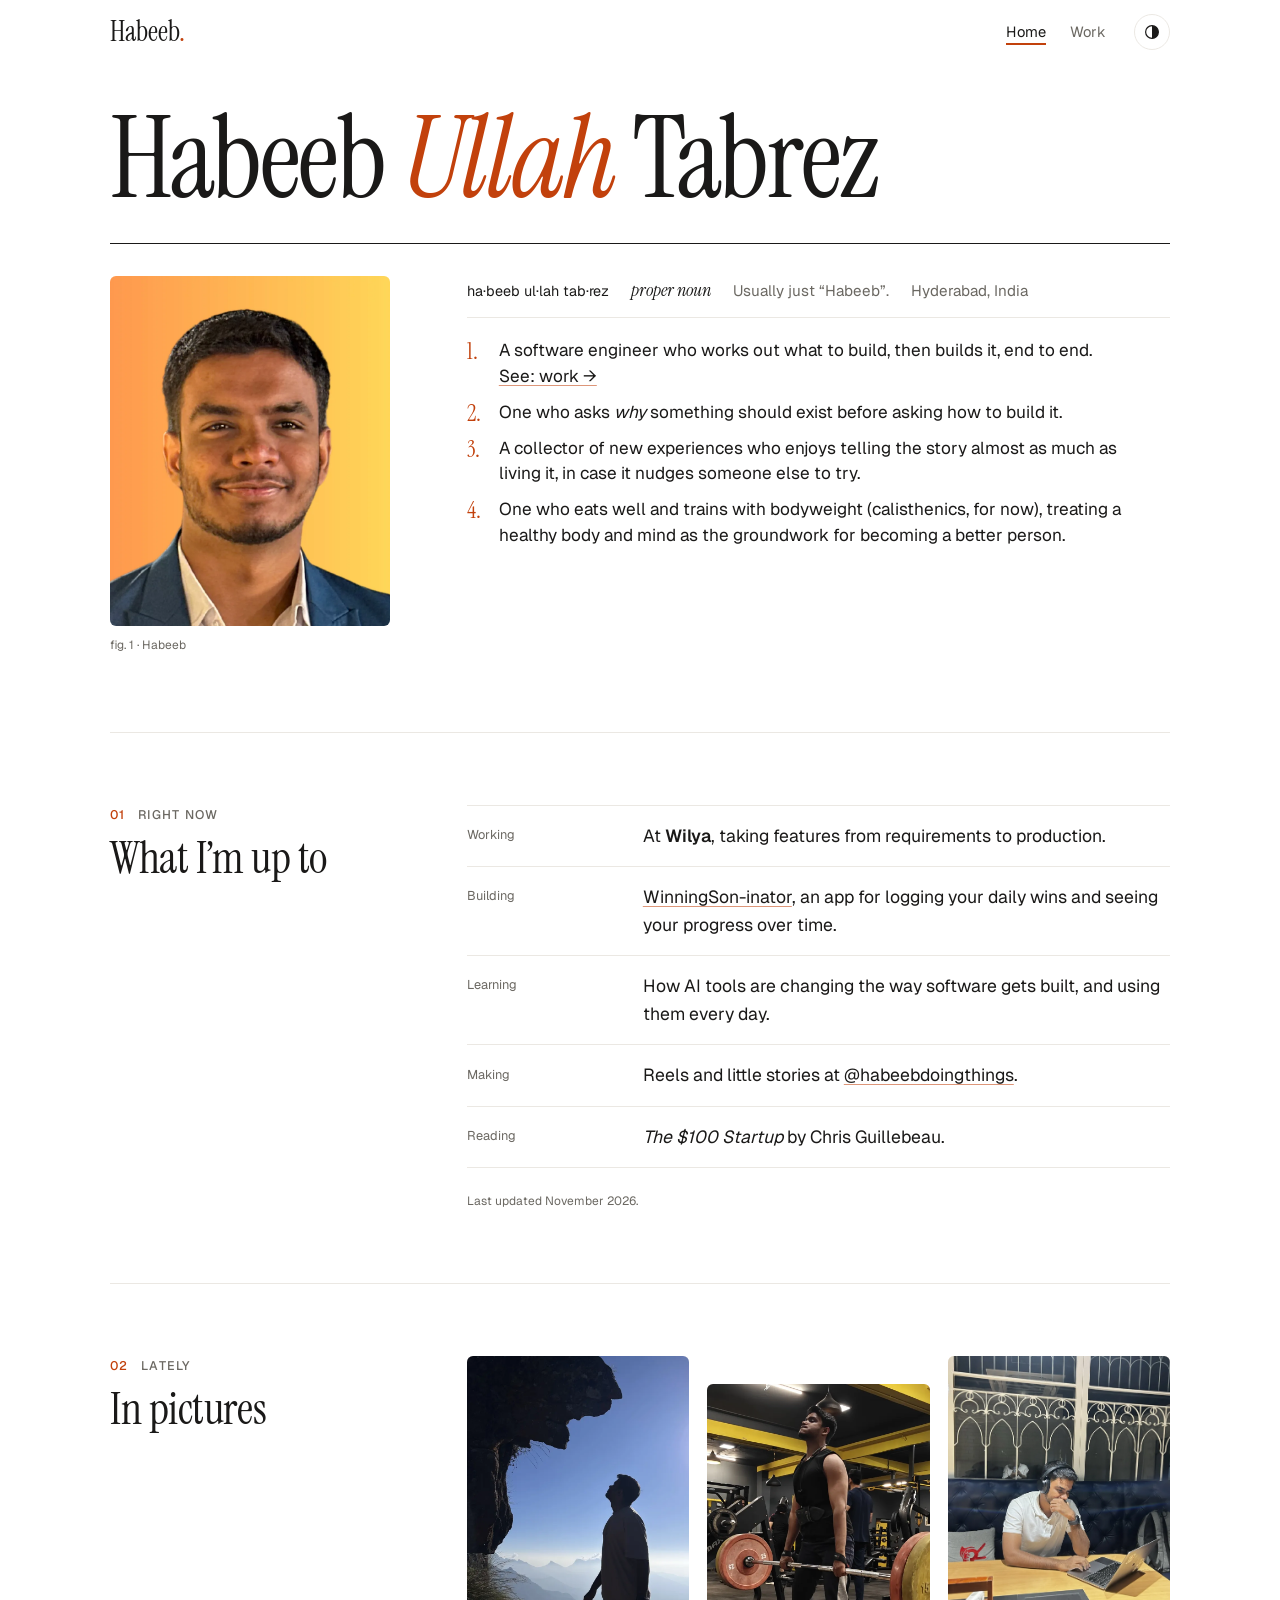
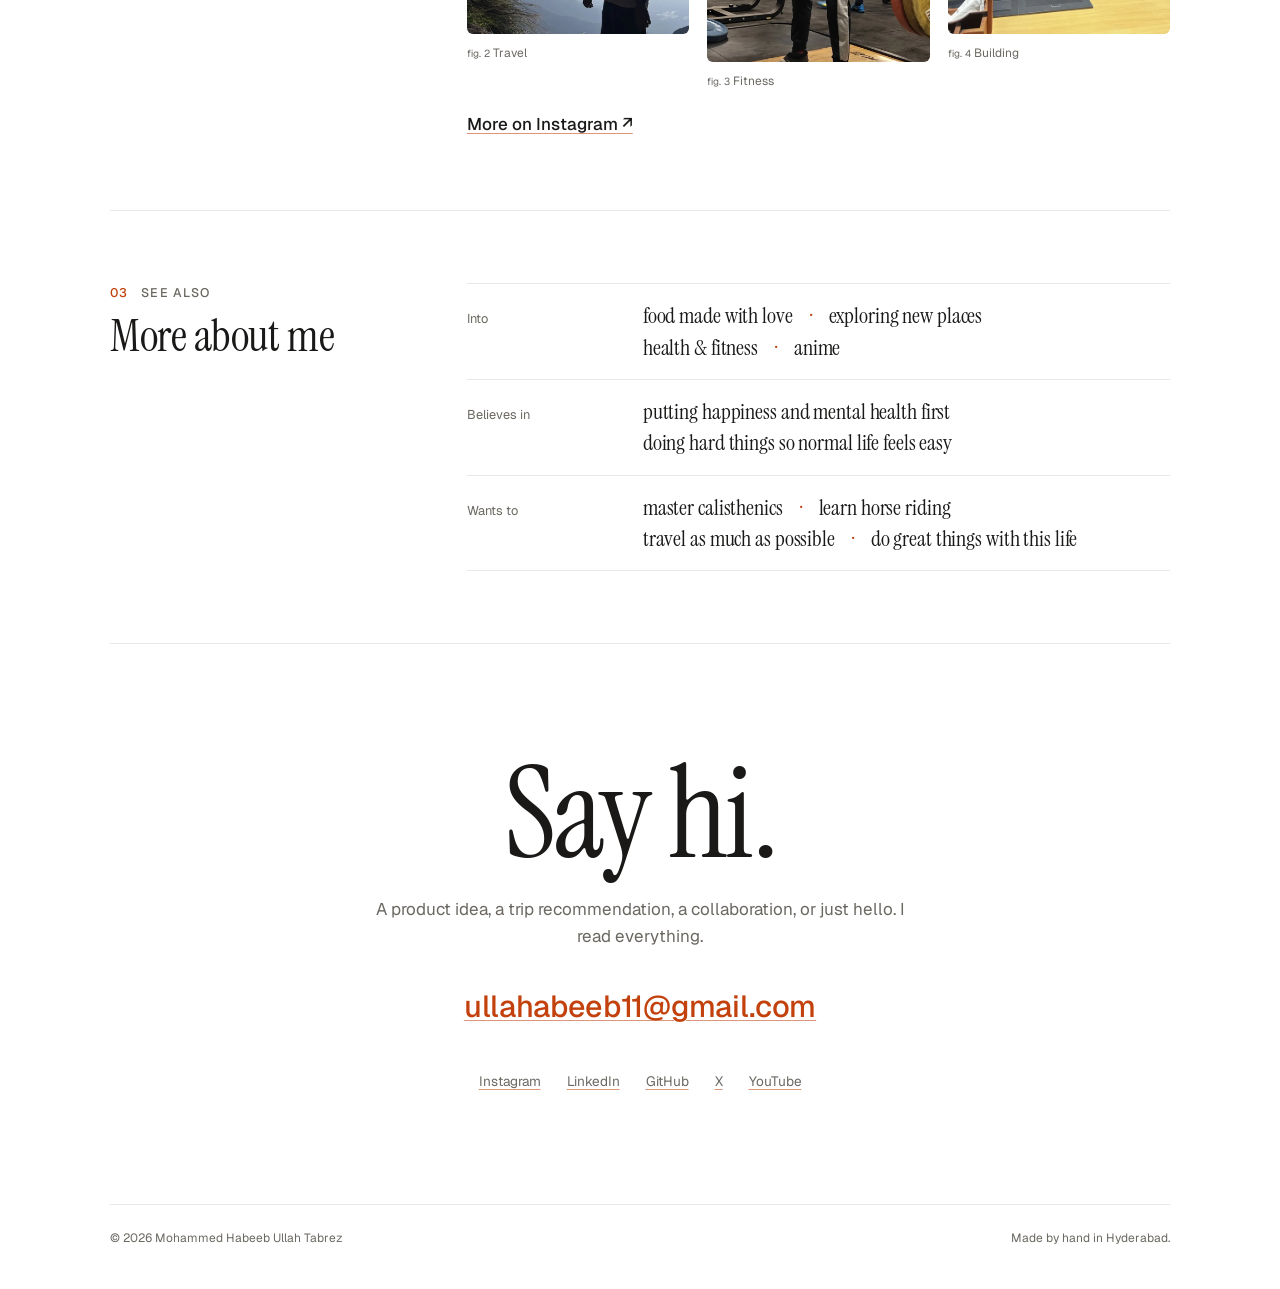
<file: index.html>
<!DOCTYPE html>
<html lang="en">
<head>
  <meta charset="UTF-8">
  <meta name="viewport" content="width=device-width, initial-scale=1">

  <title>Habeeb Ullah Tabrez</title>
  <meta name="description" content="Habeeb Ullah Tabrez is a software engineer in Hyderabad who works out what to build, then builds it. Also a collector and sharer of new experiences, and into calisthenics. This is the whole picture, not just the résumé.">
  <meta name="author" content="Mohammed Habeeb Ullah Tabrez">
  <link rel="canonical" href="https://theopcoder.in/">
  <meta name="theme-color" content="#ffffff">

  <meta property="og:type" content="profile">
  <meta property="og:title" content="Habeeb Ullah Tabrez">
  <meta property="og:description" content="Software engineer, collector of new experiences, and calisthenics enthusiast. Based in Hyderabad.">
  <meta property="og:url" content="https://theopcoder.in/">
  <meta property="og:image" content="https://theopcoder.in/images/share.jpg">
  <meta property="og:image:width" content="1200">
  <meta property="og:image:height" content="630">
  <meta property="og:image:alt" content="Habeeb Ullah Tabrez, software engineer who works out what to build, then builds it. theopcoder.in">
  <meta name="twitter:card" content="summary_large_image">
  <meta name="twitter:site" content="@HabeebDoesStuff">
  <meta name="twitter:image" content="https://theopcoder.in/images/share.jpg">

  <link rel="icon" type="image/png" href="./favicon/favicon-96x96.png" sizes="96x96">
  <link rel="icon" type="image/svg+xml" href="./favicon/favicon.svg">
  <link rel="shortcut icon" href="./favicon/favicon.ico">
  <link rel="apple-touch-icon" sizes="180x180" href="./favicon/apple-touch-icon.png">
  <meta name="apple-mobile-web-app-title" content="Habeeb">
  <link rel="manifest" href="./favicon/site.webmanifest">

  <link rel="preconnect" href="https://fonts.googleapis.com">
  <link rel="preconnect" href="https://fonts.gstatic.com" crossorigin>
  <link href="https://fonts.googleapis.com/css2?family=Geist:wght@400;500;600&family=Instrument+Serif:ital@0;1&display=swap" rel="stylesheet">
  <link rel="stylesheet" href="styles.css">

  <!-- Old links: the previous one-page site had these sections on the home page;
       they live on the work page now, so send those links on before anything paints -->
  <script>
    (function () {
      var moved = { "#experience": "#experience", "#projects": "#projects", "#skills": "#how" };
      var to = moved[location.hash.toLowerCase()];
      if (to) location.replace("work.html" + to);
    })();
  </script>

  <!-- Apply saved theme before paint to avoid a flash -->
  <script>
    document.documentElement.classList.add("js");
    try { var t = localStorage.getItem("theme"); if (t) document.documentElement.dataset.theme = t; } catch (e) {}
  </script>

  <script type="application/ld+json">
  {
    "@context": "https://schema.org",
    "@type": "ProfilePage",
    "mainEntity": {
      "@type": "Person",
      "name": "Habeeb Ullah Tabrez",
      "alternateName": ["Mohammed Habeeb Ullah Tabrez", "Habeeb"],
      "jobTitle": "Software Engineer",
      "worksFor": { "@type": "Organization", "name": "Wilya" },
      "alumniOf": { "@type": "CollegeOrUniversity", "name": "Muffakham Jah College of Engineering and Technology" },
      "address": { "@type": "PostalAddress", "addressLocality": "Hyderabad", "addressRegion": "Telangana", "addressCountry": "IN" },
      "url": "https://theopcoder.in/",
      "image": "https://theopcoder.in/images/Mohammed_Habeeb_Ullah_Tabrez.webp",
      "sameAs": [
        "https://www.instagram.com/habeebdoingthings/",
        "https://www.linkedin.com/in/habeebullahtabrez/",
        "https://github.com/HabeebUllahTabrez",
        "https://x.com/HabeebDoesStuff",
        "https://www.youtube.com/@HabeebDoingThings"
      ]
    }
  }
  </script>
</head>
<body>
  <a class="skip-link" href="#main">Skip to content</a>

  <header class="site-header">
    <div class="site-header__inner">
      <a class="wordmark" href="index.html" aria-label="Habeeb Ullah Tabrez, home">Habeeb<span>.</span></a>
      <nav class="site-nav" aria-label="Main">
        <a href="index.html" aria-current="page">Home</a>
        <a href="work.html">Work</a>
      </nav>
      <div class="header-actions">
        <button class="icon-btn theme-toggle" type="button" aria-label="Switch to dark mode" aria-pressed="false">
          <svg viewBox="0 0 24 24" width="18" height="18" aria-hidden="true"><circle cx="12" cy="12" r="8.5" fill="none" stroke="currentColor" stroke-width="1.6"/><path d="M12 3.5a8.5 8.5 0 0 1 0 17z" fill="currentColor"/></svg>
        </button>
      </div>
    </div>
  </header>

  <main id="main" class="page">

    <!-- ============ THE ENTRY ============ -->
    <section class="entry" aria-labelledby="entry-name">
      <!-- On phones this block fills the first screen; on wider screens it dissolves into the grid -->
      <div class="entry__lead">
        <h1 class="entry__name" id="entry-name">
          <span>Habeeb</span>
          <span class="entry__name-mid">Ullah</span>
          <span>Tabrez</span>
        </h1>

        <figure class="entry__portrait">
          <img src="./images/Mohammed_Habeeb_Ullah_Tabrez.webp" width="1080" height="1080" alt="Portrait of Habeeb Ullah Tabrez smiling, in a navy blazer against a warm orange background">
          <figcaption>fig. 1 · Habeeb</figcaption>
        </figure>

        <p class="entry__meta">
          <span class="mono">ha·beeb ul·lah tab·rez</span>
          <span class="entry__pos">proper noun</span>
          <span>Usually just “Habeeb”.</span>
          <span>Hyderabad, India</span>
        </p>

        <a class="entry__more" href="#senses">Definitions ↓</a>
      </div>

      <ol class="entry__senses" id="senses">
        <li>A software engineer who works out what to build, then builds it, end to end. <a href="work.html">See: work&nbsp;→</a></li>
        <li>One who asks <em>why</em> something should exist before asking how to build it.</li>
        <li>A collector of new experiences who enjoys telling the story almost as much as living it, in case it nudges someone else to try.</li>
        <li>One who eats well and trains with bodyweight (calisthenics, for now), treating a healthy body and mind as the groundwork for becoming a better person.</li>
      </ol>
    </section>

    <!-- ============ NOW ============ -->
    <section class="section" id="now">
      <header class="section__head">
        <p class="section__label">Right now</p>
        <h2 class="section__title">What I’m up to</h2>
      </header>
      <div class="section__body">
        <dl class="now" data-render="now"></dl>
        <p class="footnote">Last updated <span data-render="nowUpdated"></span>.</p>
      </div>
    </section>

    <!-- ============ GALLERY ============ -->
    <section class="section" id="gallery">
      <header class="section__head">
        <p class="section__label">Lately</p>
        <h2 class="section__title">In pictures</h2>
      </header>
      <div class="section__body">
        <div class="gallery" data-render="gallery"></div>
        <a class="text-link" href="https://www.instagram.com/habeebdoingthings/" target="_blank" rel="noopener">More on Instagram ↗</a>
      </div>
    </section>

    <!-- ============ MORE ABOUT ME ============ -->
    <section class="section" id="about">
      <header class="section__head">
        <p class="section__label">See also</p>
        <h2 class="section__title">More about me</h2>
      </header>
      <div class="section__body">
        <dl class="about" data-render="about"></dl>
      </div>
    </section>

    <!-- ============ CONTACT ============ -->
    <section class="contact" id="contact">
      <h2 class="contact__title">Say hi.</h2>
      <p class="contact__lede">A product idea, a trip recommendation, a collaboration, or just hello. I read everything.</p>
      <a class="contact__email" href="mailto:ullahabeeb11@gmail.com">ullahabeeb11@gmail.com</a>
      <ul class="socials">
        <li><a href="https://www.instagram.com/habeebdoingthings/" target="_blank" rel="noopener">Instagram</a></li>
        <li><a href="https://www.linkedin.com/in/habeebullahtabrez/" target="_blank" rel="noopener">LinkedIn</a></li>
        <li><a href="https://github.com/HabeebUllahTabrez" target="_blank" rel="noopener">GitHub</a></li>
        <li><a href="https://x.com/HabeebDoesStuff" target="_blank" rel="noopener">X</a></li>
        <li><a href="https://www.youtube.com/@HabeebDoingThings" target="_blank" rel="noopener">YouTube</a></li>
      </ul>
    </section>

  </main>

  <footer class="site-footer">
    <p>© <span data-year>2026</span> Mohammed Habeeb Ullah Tabrez</p>
    <p>Made by hand in Hyderabad.</p>
  </footer>

  <script src="content.js"></script>
  <script src="script.js"></script>
</body>
</html>
</file>
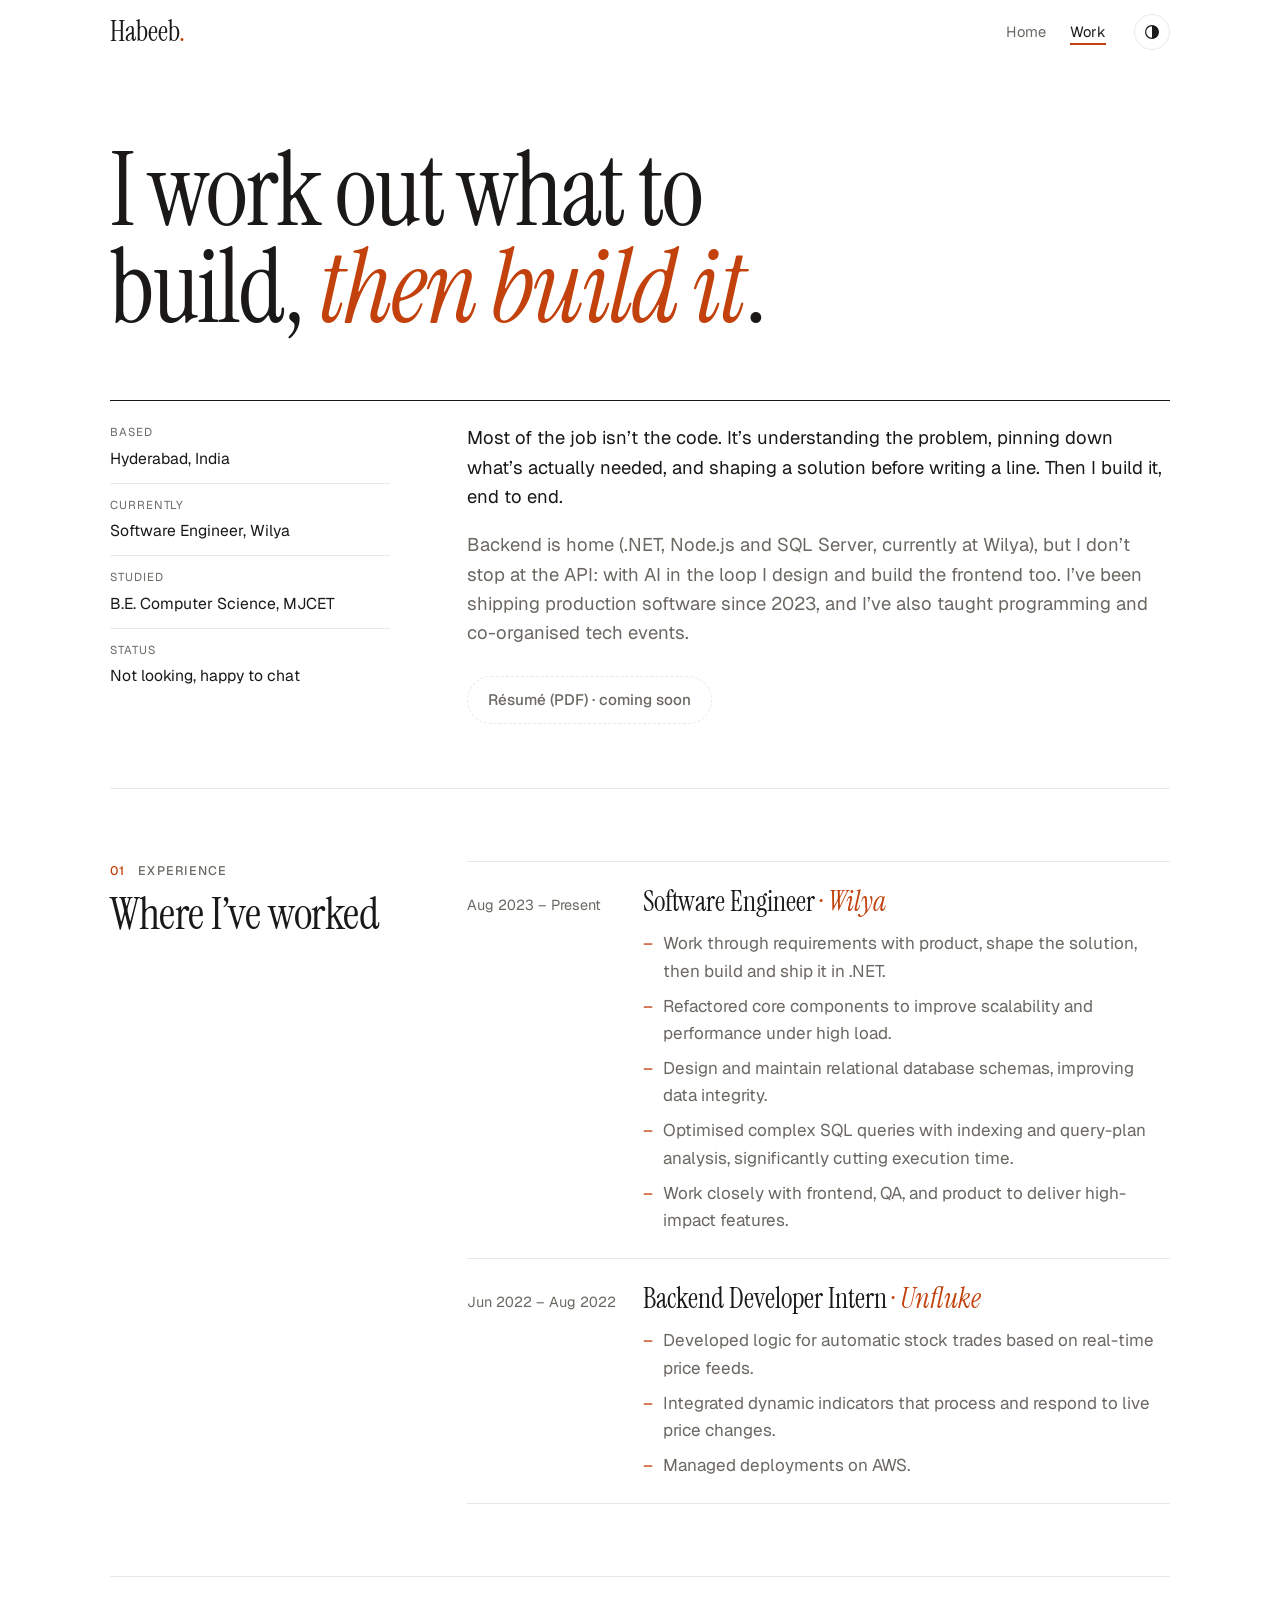
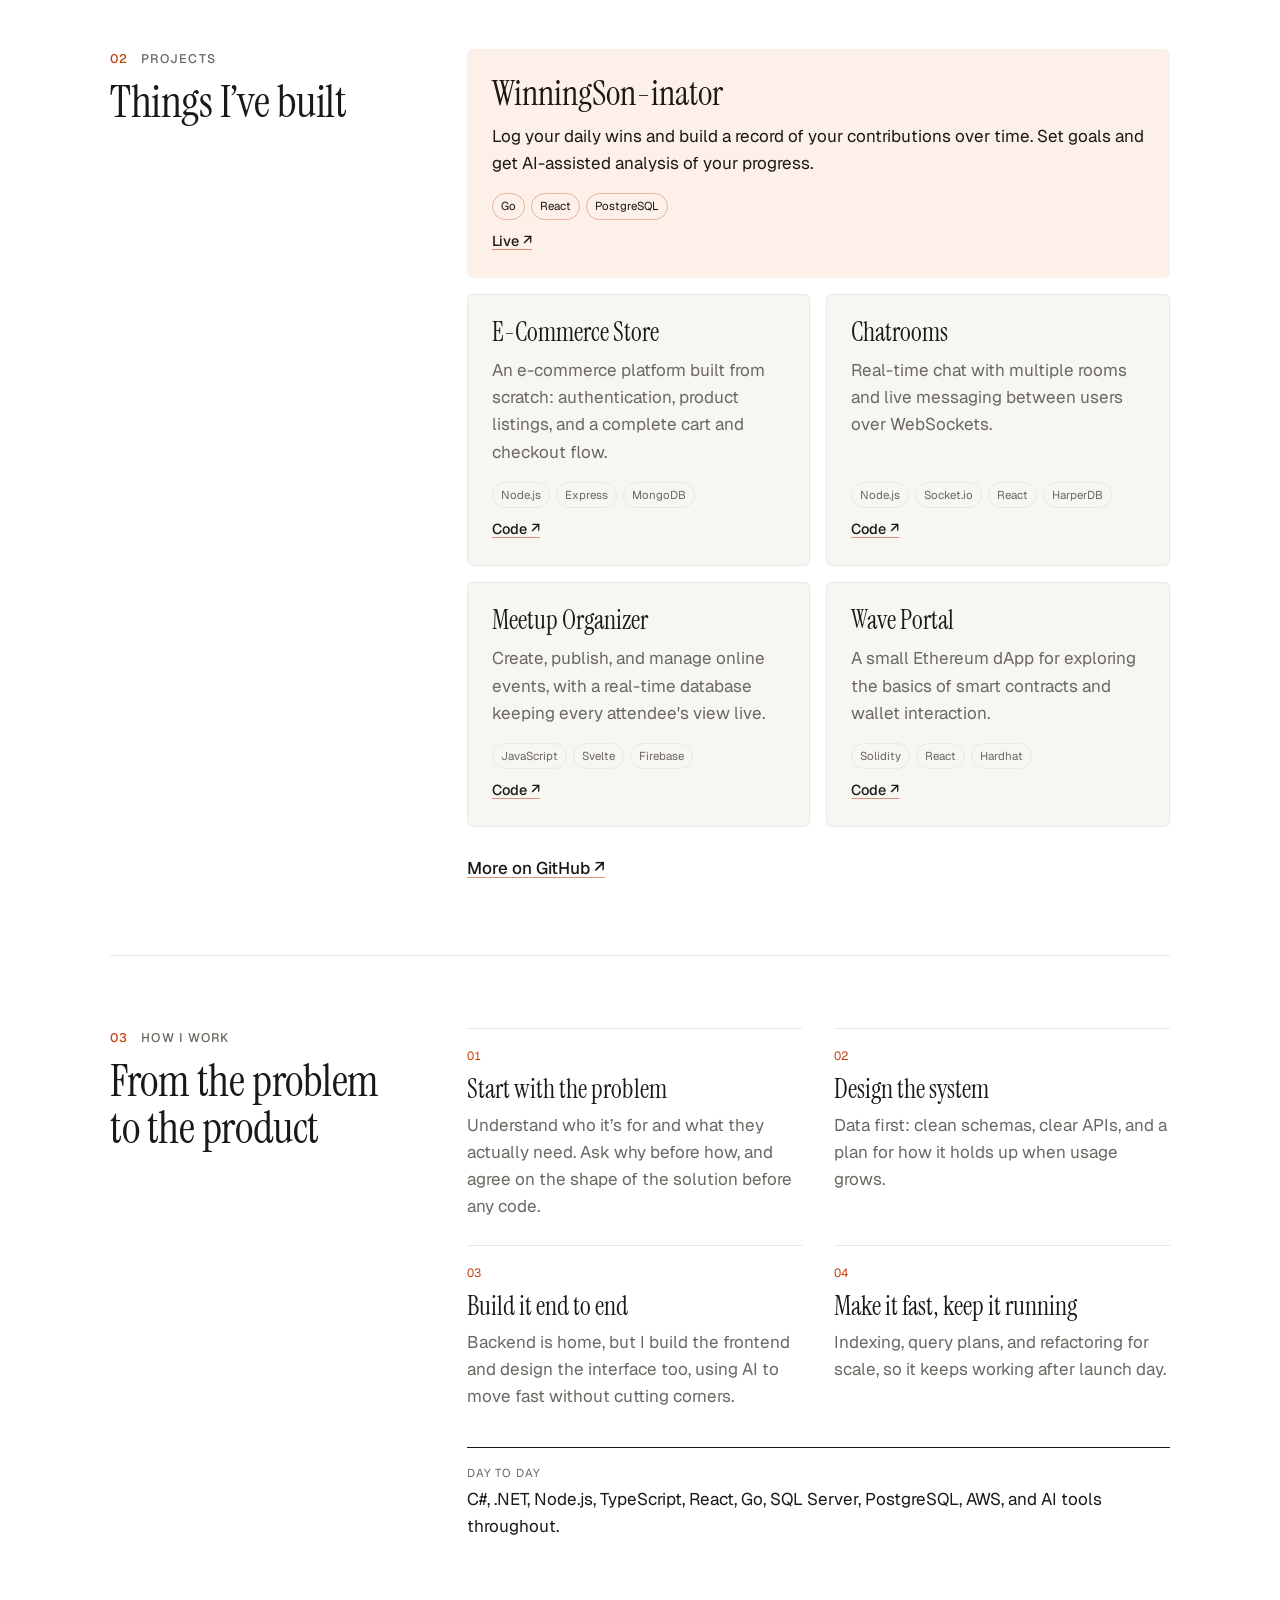
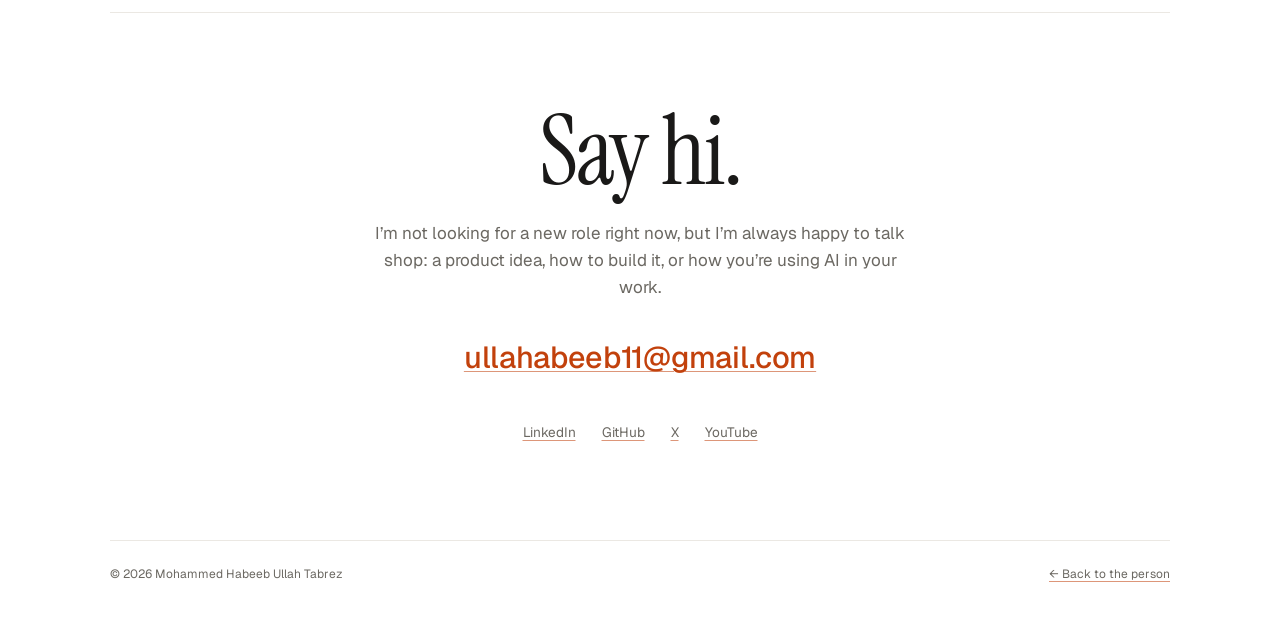
<file: work.html>
<!DOCTYPE html>
<html lang="en">
<head>
  <meta charset="UTF-8">
  <meta name="viewport" content="width=device-width, initial-scale=1">

  <title>Work · Habeeb Ullah Tabrez | Software Engineer: requirements to production</title>
  <meta name="description" content="Habeeb Ullah Tabrez is a software engineer at Wilya in Hyderabad who takes products from requirements to production: system design, backend (.NET, Node.js, SQL Server), frontend, and AI-assisted design.">
  <meta name="author" content="Mohammed Habeeb Ullah Tabrez">
  <link rel="canonical" href="https://theopcoder.in/work.html">
  <meta name="theme-color" content="#ffffff">

  <meta property="og:type" content="profile">
  <meta property="og:title" content="Work · Habeeb Ullah Tabrez">
  <meta property="og:description" content="Software engineer at Wilya. From understanding the problem to shipping the product: backend, frontend, and design.">
  <meta property="og:url" content="https://theopcoder.in/work.html">
  <meta property="og:image" content="https://theopcoder.in/images/share.jpg">
  <meta property="og:image:width" content="1200">
  <meta property="og:image:height" content="630">
  <meta property="og:image:alt" content="Habeeb Ullah Tabrez, software engineer who works out what to build, then builds it. theopcoder.in">
  <meta name="twitter:card" content="summary_large_image">
  <meta name="twitter:site" content="@HabeebDoesStuff">
  <meta name="twitter:image" content="https://theopcoder.in/images/share.jpg">

  <link rel="icon" type="image/png" href="./favicon/favicon-96x96.png" sizes="96x96">
  <link rel="icon" type="image/svg+xml" href="./favicon/favicon.svg">
  <link rel="shortcut icon" href="./favicon/favicon.ico">
  <link rel="apple-touch-icon" sizes="180x180" href="./favicon/apple-touch-icon.png">
  <meta name="apple-mobile-web-app-title" content="Habeeb">
  <link rel="manifest" href="./favicon/site.webmanifest">

  <link rel="preconnect" href="https://fonts.googleapis.com">
  <link rel="preconnect" href="https://fonts.gstatic.com" crossorigin>
  <link href="https://fonts.googleapis.com/css2?family=Geist:wght@400;500;600&family=Instrument+Serif:ital@0;1&display=swap" rel="stylesheet">
  <link rel="stylesheet" href="styles.css">

  <script>
    document.documentElement.classList.add("js");
    try { var t = localStorage.getItem("theme"); if (t) document.documentElement.dataset.theme = t; } catch (e) {}
  </script>

  <script type="application/ld+json">
  {
    "@context": "https://schema.org",
    "@type": "Person",
    "name": "Habeeb Ullah Tabrez",
    "alternateName": ["Mohammed Habeeb Ullah Tabrez", "Habeeb"],
    "jobTitle": "Software Engineer",
    "worksFor": { "@type": "Organization", "name": "Wilya" },
    "alumniOf": { "@type": "CollegeOrUniversity", "name": "Muffakham Jah College of Engineering and Technology" },
    "knowsAbout": ["Software Engineering", "Requirements Analysis", "System Design", "Backend Development", "Frontend Development", "UI Design", "AI-assisted Development", ".NET", "Node.js", "Go", "Python", "SQL Server", "PostgreSQL", "MongoDB", "REST APIs", "Microservices", "AWS"],
    "address": { "@type": "PostalAddress", "addressLocality": "Hyderabad", "addressRegion": "Telangana", "addressCountry": "IN" },
    "url": "https://theopcoder.in/work.html",
    "sameAs": [
      "https://www.linkedin.com/in/habeebullahtabrez/",
      "https://github.com/HabeebUllahTabrez",
      "https://x.com/HabeebDoesStuff",
      "https://www.youtube.com/@HabeebDoingThings"
    ]
  }
  </script>
</head>
<body class="page-work">
  <a class="skip-link" href="#main">Skip to content</a>

  <header class="site-header">
    <div class="site-header__inner">
      <a class="wordmark" href="index.html" aria-label="Habeeb Ullah Tabrez, home">Habeeb<span>.</span></a>
      <nav class="site-nav" aria-label="Main">
        <a href="index.html">Home</a>
        <a href="work.html" aria-current="page">Work</a>
      </nav>
      <div class="header-actions">
        <button class="icon-btn theme-toggle" type="button" aria-label="Switch to dark mode" aria-pressed="false">
          <svg viewBox="0 0 24 24" width="18" height="18" aria-hidden="true"><circle cx="12" cy="12" r="8.5" fill="none" stroke="currentColor" stroke-width="1.6"/><path d="M12 3.5a8.5 8.5 0 0 1 0 17z" fill="currentColor"/></svg>
        </button>
      </div>
    </div>
  </header>

  <main id="main" class="page">

    <!-- ============ INTRO ============ -->
    <section class="work-intro">
      <h1 class="work-intro__title">I work out what to build, <em>then build it</em>.</h1>
      <div class="work-intro__grid">
        <div class="work-intro__body">
          <div class="work-intro__lede">
            <p>
              Most of the job isn’t the code. It’s understanding the problem, pinning down what’s actually needed,
              and shaping a solution before writing a line. Then I build it, end to end.
            </p>
            <p>
              Backend is home (.NET, Node.js and SQL Server, currently at Wilya), but I don’t stop at the API:
              with AI in the loop I design and build the frontend too.
              I’ve been shipping production software since 2023, and I’ve also taught programming and co-organised tech events.
            </p>
          </div>
          <!-- Résumé: shown but disabled until the PDF is added. To turn it on, swap the
               button for <a class="btn" href="resume.pdf" target="_blank" rel="noopener">Résumé (PDF)</a> -->
          <p class="work-intro__actions">
            <button class="btn" type="button" disabled>Résumé (PDF) · coming soon</button>
          </p>
        </div>
        <dl class="facts">
          <div><dt>Based</dt><dd>Hyderabad, India</dd></div>
          <div><dt>Currently</dt><dd>Software Engineer, Wilya</dd></div>
          <div><dt>Studied</dt><dd>B.E. Computer Science, MJCET</dd></div>
          <div class="facts__status"><dt>Status</dt><dd>Not looking, happy to chat</dd></div>
        </dl>
      </div>
    </section>

    <!-- ============ EXPERIENCE ============ -->
    <section class="section" id="experience">
      <header class="section__head">
        <p class="section__label">Experience</p>
        <h2 class="section__title">Where I’ve worked</h2>
      </header>
      <div class="section__body">
        <article class="job">
          <p class="job__when mono">Aug 2023 – Present</p>
          <div>
            <h3 class="job__title">Software Engineer <span>· Wilya</span></h3>
            <ul class="job__points">
              <li>Work through requirements with product, shape the solution, then build and ship it in .NET.</li>
              <li>Refactored core components to improve scalability and performance under high load.</li>
              <li>Design and maintain relational database schemas, improving data integrity.</li>
              <li>Optimised complex SQL queries with indexing and query-plan analysis, significantly cutting execution time.</li>
              <li>Work closely with frontend, QA, and product to deliver high-impact features.</li>
            </ul>
          </div>
        </article>
        <article class="job">
          <p class="job__when mono">Jun 2022 – Aug 2022</p>
          <div>
            <h3 class="job__title">Backend Developer Intern <span>· Unfluke</span></h3>
            <ul class="job__points">
              <li>Developed logic for automatic stock trades based on real-time price feeds.</li>
              <li>Integrated dynamic indicators that process and respond to live price changes.</li>
              <li>Managed deployments on AWS.</li>
            </ul>
          </div>
        </article>
      </div>
    </section>

    <!-- ============ PROJECTS ============ -->
    <section class="section" id="projects">
      <header class="section__head">
        <p class="section__label">Projects</p>
        <h2 class="section__title">Things I’ve built</h2>
      </header>
      <div class="section__body">
        <div class="projects" data-render="projects"></div>
        <a class="text-link" href="https://github.com/HabeebUllahTabrez" target="_blank" rel="noopener">More on GitHub ↗</a>
      </div>
    </section>

    <!-- ============ HOW I WORK ============ -->
    <section class="section" id="how">
      <header class="section__head">
        <p class="section__label">How I work</p>
        <h2 class="section__title">From the problem to the product</h2>
      </header>
      <div class="section__body">
        <ol class="approach">
          <li>
            <h3>Start with the problem</h3>
            <p>Understand who it’s for and what they actually need. Ask why before how, and agree on the shape of the solution before any code.</p>
          </li>
          <li>
            <h3>Design the system</h3>
            <p>Data first: clean schemas, clear APIs, and a plan for how it holds up when usage grows.</p>
          </li>
          <li>
            <h3>Build it end to end</h3>
            <p>Backend is home, but I build the frontend and design the interface too, using AI to move fast without cutting corners.</p>
          </li>
          <li>
            <h3>Make it fast, keep it running</h3>
            <p>Indexing, query plans, and refactoring for scale, so it keeps working after launch day.</p>
          </li>
        </ol>
        <div class="stack">
          <p class="stack__label">Day to day</p>
          <ul class="stack__list">
            <li>C#</li><li>.NET</li><li>Node.js</li><li>TypeScript</li><li>React</li><li>Go</li><li>SQL Server</li><li>PostgreSQL</li><li>AWS</li><li>AI tools</li>
          </ul>
        </div>
      </div>
    </section>

    <!-- ============ CONTACT ============ -->
    <section class="contact contact--compact" id="contact">
      <h2 class="contact__title">Say hi.</h2>
      <p class="contact__lede">I’m not looking for a new role right now, but I’m always happy to talk shop: a product idea, how to build it, or how you’re using AI in your work.</p>
      <a class="contact__email" href="mailto:ullahabeeb11@gmail.com">ullahabeeb11@gmail.com</a>
      <ul class="socials">
        <li><a href="https://www.linkedin.com/in/habeebullahtabrez/" target="_blank" rel="noopener">LinkedIn</a></li>
        <li><a href="https://github.com/HabeebUllahTabrez" target="_blank" rel="noopener">GitHub</a></li>
        <li><a href="https://x.com/HabeebDoesStuff" target="_blank" rel="noopener">X</a></li>
        <li><a href="https://www.youtube.com/@HabeebDoingThings" target="_blank" rel="noopener">YouTube</a></li>
      </ul>
    </section>

  </main>

  <footer class="site-footer">
    <p>© <span data-year>2026</span> Mohammed Habeeb Ullah Tabrez</p>
    <p><a href="index.html">← Back to the person</a></p>
  </footer>

  <script src="content.js"></script>
  <script src="script.js"></script>
</body>
</html>
</file>
<file: styles.css>
/* ==========================================================================
   Habeeb Ullah Tabrez: styles
   Concept: the name as a dictionary entry. Editorial serif for display,
   a clean sans for reading, mono for the small annotations.
   ========================================================================== */

/* ---------- Tokens ---------- */
/* White by default. Dark is opt-in via the toggle only. */
:root {
  --bg: #ffffff;
  --surface: #f7f6f3;
  --ink: #1a1918;
  --muted: #6b6862;
  --line: #ebe8e3;
  --accent: #c2410c;
  --accent-soft: #fdf0e8;
  --todo: #9a5800;
  --todo-soft: #fbefd9;

  --serif: "Instrument Serif", "Iowan Old Style", Georgia, serif;
  --sans: "Geist", system-ui, -apple-system, "Segoe UI", sans-serif;
  --mono: var(--sans); /* small labels use the sans, kept as a token in case you want a mono later */

  --max: 1140px;
  --gutter: clamp(16px, 4vw, 40px);
  --radius: 6px;
  --header-h: 64px;
  color-scheme: light;
}

:root[data-theme="dark"] {
  --bg: #121212;
  --surface: #1b1b1b;
  --ink: #ededeb;
  --muted: #a0a09c;
  --line: #2b2b2a;
  --accent: #f2753d;
  --accent-soft: #2b1b13;
  --todo: #f0b25a;
  --todo-soft: #2b2214;
  color-scheme: dark;
}

/* ---------- Base ---------- */
*, *::before, *::after { box-sizing: border-box; }
* { margin: 0; padding: 0; }
html { scroll-behavior: smooth; scroll-padding-top: calc(var(--header-h) + 16px); -webkit-text-size-adjust: 100%; }
body {
  background: var(--bg);
  color: var(--ink);
  font-family: var(--sans);
  font-size: 17px;
  line-height: 1.6;
  -webkit-font-smoothing: antialiased;
  text-rendering: optimizeLegibility;
}
img { display: block; max-width: 100%; height: auto; }
ul, ol { list-style: none; }
a { color: inherit; text-decoration-color: color-mix(in srgb, var(--accent) 55%, transparent); text-decoration-thickness: 1px; text-underline-offset: 3px; transition: color .15s, text-decoration-color .15s; }
a:hover { color: var(--accent); text-decoration-color: var(--accent); }
:focus-visible { outline: 2px solid var(--accent); outline-offset: 3px; border-radius: 2px; }
strong, b { font-weight: 600; }
.mono { font-family: var(--mono); font-size: .85em; font-variant-numeric: tabular-nums; }
[hidden] { display: none !important; }

.visually-hidden { position: absolute; width: 1px; height: 1px; overflow: hidden; clip: rect(0 0 0 0); white-space: nowrap; }
.skip-link { position: absolute; left: 12px; top: -48px; z-index: 50; padding: 8px 14px; background: var(--ink); color: var(--bg); border-radius: var(--radius); }
.skip-link:focus { top: 12px; }

.page { max-width: var(--max); margin: 0 auto; padding: 0 var(--gutter); }

/* ---------- Header ---------- */
.site-header {
  position: sticky; top: 0; z-index: 20;
  background: color-mix(in srgb, var(--bg) 86%, transparent);
  -webkit-backdrop-filter: blur(12px); backdrop-filter: blur(12px);
  border-bottom: 1px solid transparent;
  transition: border-color .2s;
}
.site-header.is-scrolled { border-bottom-color: var(--line); }
.site-header__inner {
  position: relative;
  max-width: var(--max); margin: 0 auto; padding: 0 var(--gutter);
  height: var(--header-h);
  display: flex; align-items: center; gap: 28px;
}
.wordmark { font-family: var(--serif); font-size: 1.75rem; line-height: 1; text-decoration: none; }
.wordmark span { color: var(--accent); }
.wordmark:hover { color: var(--ink); }
.site-nav { display: flex; gap: 24px; margin-left: auto; }
.site-nav a { font-size: .92rem; color: var(--muted); text-decoration: none; }
.site-nav a:hover, .site-nav a[aria-current="page"] { color: var(--ink); }
.site-nav a[aria-current="page"] { text-decoration: underline; text-decoration-color: var(--accent); text-underline-offset: 6px; text-decoration-thickness: 1.5px; }
.header-actions { display: flex; gap: 8px; }
.icon-btn {
  display: grid; place-items: center; width: 36px; height: 36px;
  border: 1px solid var(--line); border-radius: 50%;
  background: transparent; color: var(--ink); cursor: pointer;
  transition: border-color .15s;
}
.icon-btn:hover { border-color: var(--ink); }

/* ---------- The entry (home hero) ---------- */
/* One screen on landing: the name on one line across the top, then the entry
   in the same two columns as the sections below (portrait | headword + senses) */
.entry {
  display: grid;
  grid-template-columns: min(280px, 34%) minmax(0, 1fr);
  grid-template-areas: "name name" "photo meta" "photo senses";
  grid-template-rows: auto auto 1fr;
  column-gap: clamp(32px, 6vw, 80px);
  padding: clamp(28px, 4vh, 56px) 0 clamp(48px, 6vw, 80px);
}
.entry__lead { display: contents; }
.entry__more { display: none; }
.entry__name {
  grid-area: name;
  font-family: var(--serif); font-weight: 400;
  font-size: clamp(3rem, 9vw, 8.4rem);
  line-height: 1; letter-spacing: -0.025em;
  padding-bottom: clamp(20px, 3vh, 32px); margin-bottom: clamp(24px, 3.5vh, 36px);
  border-bottom: 1.5px solid var(--ink);
}
.entry__portrait { grid-area: photo; align-self: start; }
.entry__name-mid { font-style: italic; color: var(--accent); }
.entry__portrait img {
  aspect-ratio: 4 / 5; width: 100%; object-fit: cover; object-position: 50% 28%;
  border-radius: var(--radius);
}
.entry__portrait figcaption, .gallery figcaption {
  margin-top: 10px; font-family: var(--mono); font-size: .75rem; color: var(--muted);
}
.entry__meta {
  grid-area: meta;
  display: flex; flex-wrap: wrap; align-items: baseline; gap: 6px 22px;
  padding-bottom: 12px; border-bottom: 1px solid var(--line);
  color: var(--muted); font-size: .95rem;
}
.entry__meta .mono { color: var(--ink); font-size: .9rem; }
.entry__pos { font-family: var(--serif); font-style: italic; font-size: 1.15rem; color: var(--ink); }
.entry__senses {
  grid-area: senses; counter-reset: sense;
  display: grid; gap: 10px; align-content: start; margin-top: 20px; max-width: 62ch;
}
.entry__senses li {
  counter-increment: sense;
  position: relative; padding-left: 2rem;
  font-size: 1.075rem; line-height: 1.5;
}
.entry__senses li::before {
  content: counter(sense) ".";
  position: absolute; left: 0; top: .1em;
  font-family: var(--serif); font-size: 1.45rem; line-height: 1; color: var(--accent);
}
.entry__senses a { white-space: nowrap; }

/* ---------- Sections: label column + body ---------- */
main { counter-reset: section; }
.section {
  counter-increment: section;
  display: grid; grid-template-columns: minmax(0, 280px) minmax(0, 1fr);
  gap: 20px clamp(32px, 6vw, 80px);
  padding: clamp(44px, 6vw, 72px) 0;
  border-top: 1px solid var(--line);
}
.section__head { align-self: start; position: sticky; top: calc(var(--header-h) + 24px); }
.section__label { font-size: .78rem; font-weight: 500; text-transform: uppercase; letter-spacing: .1em; color: var(--muted); margin-bottom: 10px; }
.section__label::before { content: counter(section, decimal-leading-zero) "   "; color: var(--accent); white-space: pre; }
.section__title { font-family: var(--serif); font-weight: 400; font-size: clamp(2rem, 3.6vw, 2.8rem); line-height: 1.05; letter-spacing: -0.01em; }
.section__body { min-width: 0; }

.prose { max-width: 62ch; }
.prose p + p { margin-top: 1em; }
.footnote { margin-top: 24px; font-family: var(--mono); font-size: .75rem; color: var(--muted); }
.text-link { display: inline-block; margin-top: 28px; font-weight: 500; }

/* ---------- Now ---------- */
.now { border-top: 1px solid var(--line); }
.now__item { display: grid; grid-template-columns: 9.5rem 1fr; gap: 4px 24px; padding: 16px 0; border-bottom: 1px solid var(--line); }
.now__item dt { font-family: var(--mono); font-size: .8rem; color: var(--muted); padding-top: .25em; }
.now__item dd { font-size: 1.1rem; }

/* ---------- Gallery ---------- */
.gallery { display: grid; grid-template-columns: repeat(3, minmax(0, 1fr)); gap: 28px 18px; }
.gallery__item { position: relative; }
.gallery__item img {
  width: 100%; aspect-ratio: 4 / 5; object-fit: cover; border-radius: var(--radius);
  background: var(--accent-soft);
}
.gallery__item:nth-child(3n + 2) { transform: translateY(28px); }
.gallery__item.is-missing img { display: none; }
.gallery__missing {
  display: grid; place-items: center; aspect-ratio: 4 / 5; padding: 12px; text-align: center;
  border: 1.5px dashed var(--todo); border-radius: var(--radius);
  background: var(--todo-soft); color: var(--todo); overflow-wrap: anywhere;
}
#gallery .text-link { margin-top: 48px; }

/* ---------- More about me: label + a flowing line of terms per row ---------- */
/* Same rhythm as the "Right now" list: label column, thin rules, body-scale text */
.about { border-top: 1px solid var(--line); }
.about__row {
  display: grid; grid-template-columns: 9.5rem minmax(0, 1fr); gap: 4px 24px; align-items: baseline;
  padding: 16px 0; border-bottom: 1px solid var(--line);
}
.about dt { font-family: var(--mono); font-size: .8rem; color: var(--muted); }
.terms {
  font-family: var(--serif); font-size: 1.4rem; line-height: 1.4; letter-spacing: -0.005em;
}
/* inline-block keeps each term whole; lines break between terms, not inside them */
.terms li { display: inline-block; text-wrap: balance; }
/* Each term carries its separator in front of it. The list is pulled left by one
   separator's width and its box clips, so a dot that starts a line is hidden:
   dots only ever show between two terms on the same line. */
.about dd { overflow: hidden; }
.terms { margin-left: -1.6em; text-wrap: balance; }
.terms li::before { content: "·"; display: inline-block; width: 1.6em; text-align: center; color: var(--accent); }
.terms .is-done { color: var(--muted); }
.terms s { text-decoration-thickness: 1.5px; text-decoration-color: var(--accent); }
.terms__year { font-family: var(--sans); font-size: .45em; letter-spacing: .04em; color: var(--accent); vertical-align: .55em; }

/* ---------- Contact ---------- */
.contact { padding: clamp(64px, 9vw, 112px) 0; border-top: 1px solid var(--line); text-align: center; }
.contact__title { font-family: var(--serif); font-weight: 400; font-size: clamp(3.5rem, 12vw, 8rem); line-height: .9; letter-spacing: -0.02em; }
.contact__lede { max-width: 50ch; margin: 24px auto 32px; color: var(--muted); }
/* Sans, not the italic serif: there "11" reads as "ll" */
.contact__email { font-size: clamp(1.25rem, 3.6vw, 1.9rem); font-weight: 500; letter-spacing: -0.01em; color: var(--accent); overflow-wrap: anywhere; }
.socials { display: flex; flex-wrap: wrap; justify-content: center; gap: 10px 26px; margin-top: 40px; font-family: var(--mono); font-size: .85rem; }
.socials a { color: var(--muted); }
.socials a:hover { color: var(--accent); }
.contact--compact { padding: clamp(56px, 8vw, 96px) 0; }
.contact--compact .contact__title { font-size: clamp(3rem, 9vw, 6rem); }

/* ---------- Footer ---------- */
.site-footer {
  width: calc(100% - 2 * var(--gutter)); max-width: calc(var(--max) - 2 * var(--gutter));
  margin: 0 auto; padding: 24px 0 40px;
  display: flex; flex-wrap: wrap; justify-content: space-between; gap: 8px 24px;
  border-top: 1px solid var(--line);
  font-family: var(--mono); font-size: .75rem; color: var(--muted);
}

/* ---------- Buttons ---------- */
.btn {
  display: inline-block; padding: 11px 20px; border-radius: 999px;
  border: 1px solid var(--ink); text-decoration: none; font-weight: 500; font-size: .95rem;
  transition: background .15s, color .15s;
}
.btn:hover { background: var(--ink); color: var(--bg); }
button.btn { font: inherit; font-weight: 500; font-size: .95rem; background: transparent; color: var(--ink); }
.btn:disabled, .btn:disabled:hover {
  cursor: not-allowed; background: transparent; color: var(--muted);
  border-color: var(--line); border-style: dashed;
}

/* ==========================================================================
   Work page
   ========================================================================== */
.work-intro { padding: clamp(36px, 6vw, 88px) 0 clamp(40px, 6vw, 64px); }
.work-intro__title {
  font-family: var(--serif); font-weight: 400; max-width: 16ch;
  font-size: clamp(2.9rem, 8vw, 6.4rem); line-height: .95; letter-spacing: -0.02em;
}
.work-intro__title em { color: var(--accent); }
/* Same two columns as the sections below: facts in the label column, the story in the body */
.work-intro__grid {
  display: grid; grid-template-columns: minmax(0, 280px) minmax(0, 1fr);
  gap: 28px clamp(32px, 6vw, 80px);
  margin-top: clamp(40px, 5vw, 64px); padding-top: 22px; border-top: 1.5px solid var(--ink);
}
.work-intro__grid .facts { grid-column: 1; grid-row: 1; }
.work-intro__body { grid-column: 2; min-width: 0; }
.work-intro__lede { max-width: 58ch; font-size: 1.15rem; color: var(--muted); }
.work-intro__lede p:first-child { color: var(--ink); }
.work-intro__lede p + p { margin-top: 1em; }
.work-intro__actions { margin-top: 28px; }
.facts > div { padding: 12px 0; border-top: 1px solid var(--line); }
.facts > div:first-child { padding-top: 0; border-top: 0; }
.facts dt { font-family: var(--mono); font-size: .72rem; text-transform: uppercase; letter-spacing: .08em; color: var(--muted); }
.facts dd { margin-top: 4px; font-size: .98rem; }

.job { display: grid; grid-template-columns: 9.5rem 1fr; gap: 6px 24px; padding: 24px 0; border-top: 1px solid var(--line); }
.job:last-child { border-bottom: 1px solid var(--line); }
.job__when { color: var(--muted); padding-top: .45em; }
.job__title { font-family: var(--serif); font-weight: 400; font-size: 1.75rem; line-height: 1.15; }
.job__title span { color: var(--accent); font-style: italic; white-space: nowrap; }
.job__points { margin-top: 12px; display: grid; gap: 8px; }
.job__points li { position: relative; padding-left: 20px; color: var(--muted); }
.job__points li::before { content: "–"; position: absolute; left: 0; color: var(--accent); }

.projects { display: grid; grid-template-columns: repeat(2, minmax(0, 1fr)); gap: 16px; }
.project {
  display: flex; flex-direction: column; gap: 10px;
  padding: 24px; border: 1px solid var(--line); border-radius: var(--radius); background: var(--surface);
  transition: border-color .15s;
}
.project:hover { border-color: var(--muted); }
.project--featured { grid-column: 1 / -1; background: var(--accent-soft); border-color: transparent; }
.project--featured .project__title { font-size: 2.2rem; }
.project__title { font-family: var(--serif); font-weight: 400; font-size: 1.6rem; line-height: 1.1; }
.project__desc { color: var(--muted); }
.project--featured .project__desc { color: var(--ink); max-width: 60ch; }
.project__tech { display: flex; flex-wrap: wrap; gap: 6px; margin-top: auto; padding-top: 6px; }
.project__tech li { font-family: var(--mono); font-size: .72rem; padding: 3px 8px; border: 1px solid var(--line); border-radius: 999px; color: var(--muted); }
.project--featured .project__tech li { border-color: color-mix(in srgb, var(--accent) 35%, transparent); color: var(--ink); }
.project__links { display: flex; gap: 18px; font-size: .9rem; font-weight: 500; }
.project__links:empty { display: none; }

.approach { counter-reset: step; display: grid; grid-template-columns: repeat(2, minmax(0, 1fr)); gap: 0 32px; }
.approach li { counter-increment: step; padding: 18px 0 24px; border-top: 1px solid var(--line); }
.approach li::before {
  content: counter(step, decimal-leading-zero);
  display: block; margin-bottom: 10px;
  font-size: .75rem; font-variant-numeric: tabular-nums; color: var(--accent);
}
.approach h3 { font-family: var(--serif); font-weight: 400; font-size: 1.6rem; line-height: 1.1; }
.approach p { margin-top: 8px; color: var(--muted); }
.stack { margin-top: 12px; padding-top: 16px; border-top: 1.5px solid var(--ink); }
.stack__label {
  margin-bottom: 4px;
  font-size: .72rem; text-transform: uppercase; letter-spacing: .08em; color: var(--muted);
}
/* Desktop reads it as a sentence: "C#, .NET, …, AWS, and AI tools throughout." */
.stack__list li { display: inline; }
.stack__list li:not(:last-child)::after { content: ", "; }
.stack__list li:last-child::before { content: "and "; }
.stack__list li:last-child::after { content: " throughout."; }

/* ==========================================================================
   404 page: a dictionary entry for the missing page
   ========================================================================== */
.lost {
  min-height: calc(100vh - var(--header-h) - 120px);
  min-height: calc(100svh - var(--header-h) - 120px);
  display: flex; flex-direction: column; justify-content: center;
  padding: clamp(40px, 8vh, 96px) 0;
}
.lost__word {
  font-family: var(--serif); font-weight: 400;
  font-size: clamp(3.4rem, 13vw, 9rem); line-height: .95; letter-spacing: -0.025em;
  padding-bottom: clamp(16px, 3vh, 28px); border-bottom: 1.5px solid var(--ink);
}
.lost__word span { color: var(--accent); }
.lost__meta {
  display: flex; flex-wrap: wrap; align-items: baseline; gap: 6px 18px;
  padding: 12px 0; border-bottom: 1px solid var(--line); color: var(--muted);
}
.lost__meta .mono { color: var(--ink); font-size: .9rem; }
.lost__pos { font-family: var(--serif); font-style: italic; font-size: 1.15rem; color: var(--ink); }
.lost__senses { counter-reset: sense; display: grid; gap: 10px; margin-top: 20px; max-width: 56ch; }
.lost__senses li { counter-increment: sense; position: relative; padding-left: 2rem; font-size: 1.075rem; line-height: 1.5; }
.lost__senses li::before {
  content: counter(sense) ".";
  position: absolute; left: 0; top: .1em;
  font-family: var(--serif); font-size: 1.45rem; line-height: 1; color: var(--accent);
}
.lost__actions { display: flex; flex-wrap: wrap; align-items: center; gap: 12px 28px; margin-top: 36px; }
.lost__actions .text-link { margin-top: 0; }

/* ==========================================================================
   Draft placeholders: hidden unless previewing (see script.js)
   ========================================================================== */
/* Hidden unless .is-draft (which only script.js adds), so no-JS visitors never see them either */
html:not(.is-draft) [data-todo] { display: none !important; }
.is-draft .todo, .is-draft [data-todo] { color: var(--todo) !important; }
.is-draft .project.todo { border-style: dashed; border-color: var(--todo); }
.draft-badge {
  position: fixed; left: 12px; bottom: 12px; z-index: 40; max-width: calc(100% - 24px);
  padding: 6px 12px; border-radius: 999px;
  background: var(--todo-soft); color: var(--todo); border: 1px solid var(--todo);
  font-family: var(--mono); font-size: .7rem; cursor: pointer;
}

/* ---------- Reveal ---------- */
.reveal { opacity: 0; transform: translateY(18px); transition: opacity .6s ease, transform .6s ease; }
.reveal.is-visible { opacity: 1; transform: none; }
@media (prefers-reduced-motion: reduce) {
  html { scroll-behavior: auto; }
  .reveal { opacity: 1; transform: none; transition: none; }
}

/* ==========================================================================
   Responsive
   ========================================================================== */
@media (max-width: 900px) {
  .section { grid-template-columns: 1fr; }
  .section__head { position: static; margin-bottom: 12px; }
  /* Story first, then the facts as a 2 × 2 block underneath */
  .work-intro__grid { grid-template-columns: 1fr; }
  .work-intro__grid .facts, .work-intro__body { grid-column: auto; grid-row: auto; }
  .facts { display: grid; grid-template-columns: repeat(2, minmax(0, 1fr)); gap: 0 16px; border-bottom: 1px solid var(--line); }
  .facts > div, .facts > div:first-child { padding: 14px 0; border-top: 1px solid var(--line); }
}

@media (max-width: 760px) {
  body { font-size: 16px; }
  :root { --header-h: 58px; }
  .site-nav { gap: 20px; }
  .site-nav a { padding: 10px 0; font-size: .95rem; }
  .header-actions { margin-left: 4px; }

  /* Hero: the name fills the screen edge to edge ("Habeeb" ≈ 2.4em wide,
     "Ullah" + its indent ≈ the same), the portrait sits underneath as a wide crop */
  .entry {
    grid-template-columns: 1fr; grid-template-rows: none;
    grid-template-areas: "name" "photo" "meta" "senses";
    row-gap: 20px; padding-top: 20px;
  }
  /* Phones: the name goes back to three stacked lines, edge to edge */
  .entry__name {
    font-size: calc((100vw - 2 * var(--gutter)) / 2.42); line-height: .84; letter-spacing: -0.03em;
    padding-bottom: 0; margin-bottom: 0; border-bottom: 0;
  }
  .entry__name span { display: block; }
  .entry__name-mid { padding-left: .55em; }
  .entry__portrait img { aspect-ratio: 4 / 3; object-position: 50% 22%; }
  .entry__meta { margin-top: 8px; padding-top: 12px; border-top: 1.5px solid var(--ink); }
  .entry__senses { margin-top: 0; gap: 14px; }
  .entry__senses li { font-size: 1.05rem; padding-left: 1.9rem; }

  /* Sections: tighter rhythm, a bit more presence on the titles */
  .section { padding: 48px 0; gap: 0; }
  .section__head { margin-bottom: 22px; }
  .section__title { font-size: 2.35rem; }

  /* Label above its value, the same as "More about me", so the text gets the
     full width instead of wrapping in a narrow column */
  .now__item { grid-template-columns: 1fr; gap: 4px; padding: 14px 0 16px; }
  .now__item dt { font-size: .78rem; padding-top: 0; }
  .now__item dd { font-size: 1.05rem; line-height: 1.5; }

  /* How I work: a serif numeral in the margin, like the definitions on the home page */
  .approach { grid-template-columns: 1fr; }
  .approach li { position: relative; padding: 18px 0 20px 2rem; }
  .approach li::before {
    content: counter(step) ".";
    position: absolute; left: 0; top: 18px; margin: 0;
    font-family: var(--serif); font-size: 1.45rem; line-height: 1.1; color: var(--accent);
  }
  .approach h3 { font-size: 1.45rem; }
  .approach p { font-size: .95rem; }

  /* Day to day: chips instead of a sentence */
  .stack { margin-top: 4px; }
  .stack__label { margin-bottom: 12px; }
  .stack__list { display: flex; flex-wrap: wrap; gap: 8px 6px; }
  .stack__list li {
    display: block; padding: 5px 12px;
    border: 1px solid var(--line); border-radius: 999px;
    font-size: .88rem; line-height: 1.4;
  }
  .stack__list li:last-child::before, .stack__list li:not(:last-child)::after { content: none; }
  /* AI is the through-line, so its chip carries the accent */
  .stack__list li:last-child { background: var(--accent-soft); border-color: transparent; }
  .stack__list li:last-child::after { content: " throughout"; color: var(--muted); }
  .job { grid-template-columns: 1fr; gap: 4px; padding: 22px 0; }
  .job__when { padding-top: 0; font-size: .78rem; }

  /* Gallery: a swipeable strip that bleeds to the screen edges */
  .gallery {
    display: flex; gap: 12px; overflow-x: auto; overscroll-behavior-x: contain;
    scroll-snap-type: x mandatory; scroll-padding: 0 var(--gutter);
    margin: 0 calc(-1 * var(--gutter)); padding: 0 var(--gutter) 6px;
    scrollbar-width: none;
  }
  .gallery::-webkit-scrollbar { display: none; }
  .gallery__item { flex: 0 0 min(72%, 300px); scroll-snap-align: start; }
  .gallery__item:nth-child(n) { transform: none; }
  #gallery .text-link { margin-top: 12px; }

  .about__row { grid-template-columns: 1fr; padding: 14px 0 18px; }
  /* The section's own rule follows straight after, so drop the last one */
  .about__row:last-child { border-bottom: 0; padding-bottom: 0; }
  .terms { font-size: 1.3rem; }

  /* Contact: left-aligned like every other block on the page */
  .contact { padding: 56px 0 56px; text-align: left; }
  .contact__title { font-size: 4.5rem; }
  .contact--compact .contact__title { font-size: 4rem; }
  .contact__email { font-size: 1.3rem; }

  /* Experience as a timeline: a rule down the left joining one dot per job */
  .job { position: relative; padding: 0 0 30px 26px; border: 0; }
  .job:last-child { border: 0; padding-bottom: 0; }
  .job::before { content: ""; position: absolute; left: 4px; top: 0; bottom: 0; width: 1px; background: var(--line); }
  .job:first-child::before { top: 8px; }
  .job:last-child::before { bottom: auto; height: 8px; }
  .job::after {
    content: ""; position: absolute; left: 0; top: 4px; width: 9px; height: 9px; border-radius: 50%;
    border: 1.5px solid var(--accent); background: var(--bg);
  }
  .job:first-child::after { background: var(--accent); box-shadow: 0 0 0 4px var(--accent-soft); }
  .job__when { color: var(--accent); letter-spacing: .02em; }
  .job__title { margin-top: 2px; }

  /* Projects: a swipeable strip of cards that bleeds to the screen edges, the
     same as the photos on the home page. The featured one leads, in the accent tint;
     each card leaves the next one peeking in so it's clear the strip scrolls. */
  .projects {
    display: flex; gap: 12px; overflow-x: auto; overscroll-behavior-x: contain;
    scroll-snap-type: x mandatory; scroll-padding: 0 var(--gutter);
    margin: 0 calc(-1 * var(--gutter)); padding: 0 var(--gutter) 6px;
    scrollbar-width: none;
  }
  .projects::-webkit-scrollbar { display: none; }
  .project { flex: 0 0 min(80%, 320px); scroll-snap-align: start; padding: 22px 20px; gap: 10px; }
  .project__title, .project--featured .project__title { font-size: 1.6rem; }
  .project__desc { font-size: .95rem; line-height: 1.55; }

  /* Work intro */
  .work-intro { padding-top: 28px; }
  .work-intro__title { font-size: clamp(2.6rem, 12.5vw, 3.6rem); line-height: .98; }
  .work-intro__grid { margin-top: 28px; padding-top: 20px; }

  .job__title { font-size: 1.55rem; }
  .site-footer { flex-direction: column; }

  /* Pronunciation + part of speech on one line, the rest on the next */
  .entry__meta { gap: 4px 14px; }
  .entry__meta::before { content: ""; flex-basis: 100%; order: 1; }
  .entry__meta > span:nth-child(n + 3) { order: 2; }

  /* Socials become pill buttons: clear, thumb-sized tap targets */
  .socials { justify-content: flex-start; gap: 10px 8px; margin-top: 32px; font-size: .9rem; }
  .socials a {
    display: inline-block; padding: 10px 16px;
    border: 1px solid var(--line); border-radius: 999px;
    color: var(--ink); text-decoration: none;
  }
  .socials a::after { content: " ↗"; color: var(--muted); }
  .text-link, .project__links a { display: inline-block; padding: 10px 0; }
  .text-link { margin-top: 16px; }
  .project__links { gap: 22px; margin-bottom: -10px; }
  .site-footer a { display: inline-block; padding: 8px 0; }

  .contact__lede { margin: 20px 0 24px; }
  .draft-badge { font-size: .65rem; padding: 4px 10px; }
  .is-draft:not(.no-badge) body { padding-bottom: 48px; }
}

/* Large phones in landscape / small tablets: a full-width name would be enormous,
   so put the portrait back beside it */
@media (min-width: 521px) and (max-width: 760px) {
  .entry {
    grid-template-columns: 1fr 36%; column-gap: 24px;
    grid-template-areas: "name photo" "meta meta" "senses senses";
  }
  .entry__portrait { align-self: end; }
  .entry__name { font-size: calc((100vw - 2 * var(--gutter)) * .58 / 2.42); }
  .entry__portrait img { aspect-ratio: 4 / 5; }
}

/* Phones (portrait): name edge to edge over a rule, then a compact entry block,
   a small portrait with the headword details stacked beside it, then the senses.
   Keeps the first definitions on the landing screen instead of a wide photo. */
@media (max-width: 520px) {
  /* The lead fills exactly the first screen and stays one composed block
     (name, rule, portrait + details), centred so any spare height on tall
     phones is shared above and below instead of opening a hole in the middle.
     The definitions start just below the fold. */
  .entry { display: block; padding-top: 0; }
  .entry__lead {
    display: grid;
    grid-template-columns: minmax(0, 38%) minmax(0, 1fr);
    /* the "more" row is pinned to the caption's height (6px gap + one .7rem line),
       so the details always end level with the bottom of the photo */
    grid-template-rows: 1fr auto auto 24px 1.15fr;
    grid-template-areas: ". ." "name name" "photo meta" "photo more" ". .";
    column-gap: 18px;
    min-height: calc(100vh - var(--header-h));
    min-height: calc(100svh - var(--header-h));
    padding: 16px 0 28px;
  }
  .entry__name {
    padding-bottom: 0; margin-bottom: 20px;
    border-bottom: 1.5px solid var(--ink);
  }
  .entry__name span:last-child { padding-bottom: 18px; }
  .entry__more {
    display: inline-block; grid-area: more; align-self: end; justify-self: start;
    font-size: .78rem; font-weight: 500; line-height: 18px; text-decoration: none; color: var(--accent);
  }
  /* The source photo is square: show all of it rather than cropping in */
  .entry__portrait img { aspect-ratio: 1 / 1; object-position: 50% 50%; }
  .entry__portrait figcaption { margin-top: 6px; font-size: .7rem; }

  /* Pronunciation + part of speech up top, the plain facts settle at the photo's base */
  .entry__meta {
    flex-direction: column; flex-wrap: nowrap; align-items: flex-start; gap: 2px;
    margin: 0; padding: 0; border: 0;
    font-size: .92rem; line-height: 1.4;
  }
  .entry__meta::before { content: none; }
  .entry__meta .mono { font-size: .82rem; letter-spacing: .01em; }
  .entry__pos { font-size: 1.3rem; line-height: 1.2; }
  .entry__meta > span:nth-child(3) {
    margin-top: auto; padding-top: 10px; width: 100%;
    border-top: 1px solid var(--line);
  }
  /* Stretch to the photo's height so the facts settle at its base; the
     "Definitions" link then sits on the caption's line */
  .entry__meta { align-self: stretch; }

  .entry__senses {
    margin-top: 0; padding-top: 40px; gap: 16px;
    border-top: 1px solid var(--line);
  }
  /* Below the fold the definitions need a heading, like every section after them */
  .entry__senses::before {
    content: "Definitions";
    font-size: .78rem; font-weight: 500; text-transform: uppercase; letter-spacing: .1em;
    color: var(--muted);
  }
}

/* Tall phones: spend some of the extra height on a bigger portrait */
@media (max-width: 520px) and (min-height: 760px) {
  .entry__lead { grid-template-columns: minmax(0, 46%) minmax(0, 1fr); }
  .entry__name { margin-bottom: 24px; }
  .entry__meta { font-size: .98rem; }
  .entry__meta .mono { font-size: .86rem; }
  .entry__pos { font-size: 1.45rem; }
}

/* Phones (portrait), work page: the intro fills the first screen as one
   centred block, the same as the home page's landing */
@media (max-width: 520px) {
  .work-intro {
    display: flex; flex-direction: column;
    min-height: calc(100vh - var(--header-h));
    min-height: calc(100svh - var(--header-h));
    padding: 16px 0 28px;
  }
  /* spacers share any spare height, a little more below than above */
  .work-intro::before, .work-intro::after { content: ""; }
  .work-intro::before { flex: 1 1 0; }
  .work-intro::after { flex: 1.15 1 0; }
  .work-intro__grid { margin-top: 24px; gap: 24px; }

  /* Facts as a tinted 2 × 2 block of tiles (the 1px gap shows the line colour
     through as hairlines between them) */
  .facts {
    grid-template-columns: repeat(2, minmax(0, 1fr)); gap: 1px;
    background: var(--line); border: 1px solid var(--line); border-radius: var(--radius);
    overflow: hidden;
  }
  .facts > div, .facts > div:first-child { padding: 12px 14px 14px; border: 0; background: var(--surface); }
  .facts dt { font-size: .68rem; }
  .facts dd { margin-top: 3px; font-size: .95rem; line-height: 1.35; }
  /* A small live dot on the status */
  .facts__status dd::before {
    content: ""; display: inline-block; width: 7px; height: 7px; margin-right: 7px;
    border-radius: 50%; background: var(--accent); vertical-align: .12em;
    box-shadow: 0 0 0 3px var(--accent-soft);
  }

  /* Experience bullets match the project and approach descriptions */
  .job__points { gap: 10px; }
  .job__points li { font-size: .95rem; line-height: 1.55; padding-left: 18px; text-wrap: pretty; }
}

/* Small phones */
@media (max-width: 480px) {
  .work-intro__lede { font-size: 1.05rem; }
}

/* Touch screens: no sticky hover states, no grey tap flash */
html { -webkit-tap-highlight-color: transparent; }
@media (hover: none) {
  a:hover { color: inherit; text-decoration-color: color-mix(in srgb, var(--accent) 55%, transparent); }
  .site-nav a:not([aria-current]):hover { color: var(--muted); }
  .site-nav a[aria-current="page"]:hover { text-decoration-color: var(--accent); }
  .socials a:hover { color: var(--muted); }
  .contact__email:hover { color: var(--accent); }
  .btn:hover { background: transparent; color: inherit; }
  .project:hover { border-color: var(--line); }
  .project--featured:hover { border-color: transparent; }
  .icon-btn:hover { border-color: var(--line); }
}
/* Phones show the socials as ink pills, so keep them ink after a tap */
@media (hover: none) and (max-width: 760px) {
  .socials a:hover { color: var(--ink); }
}
</file>
